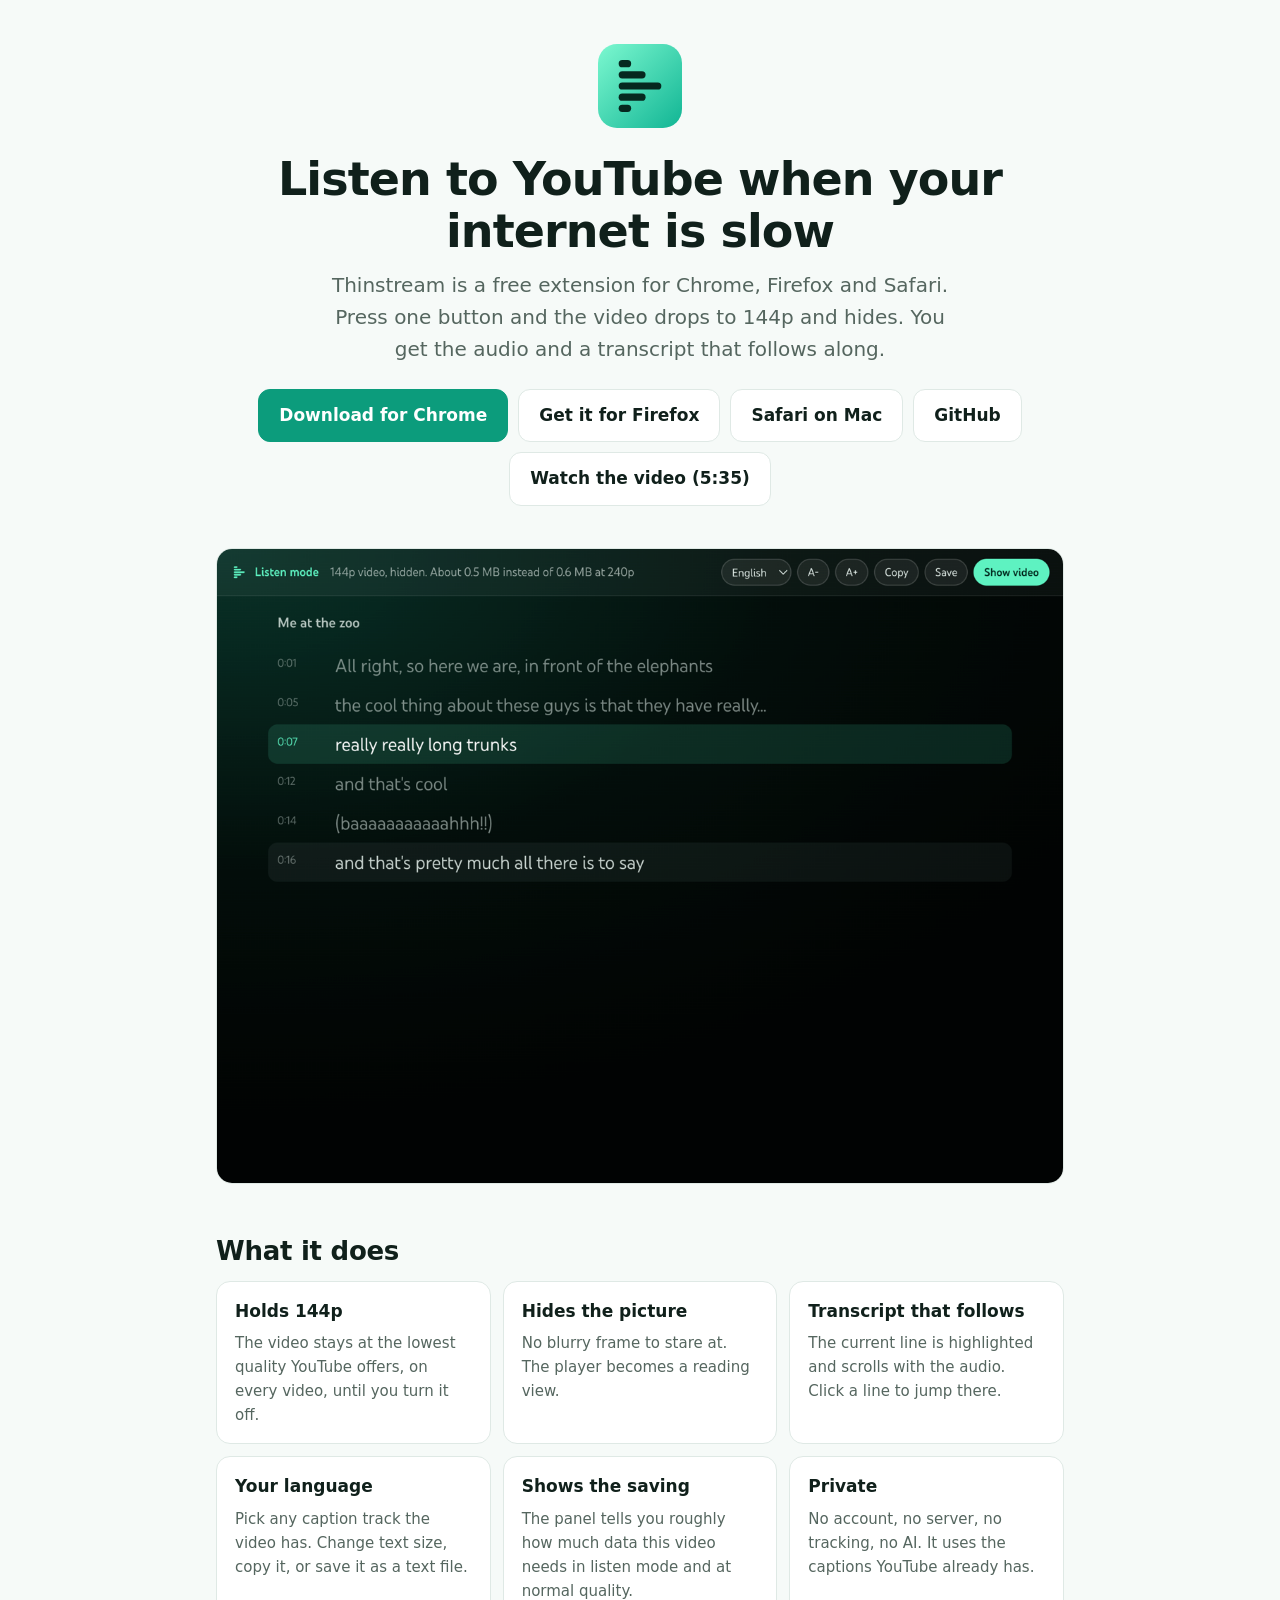
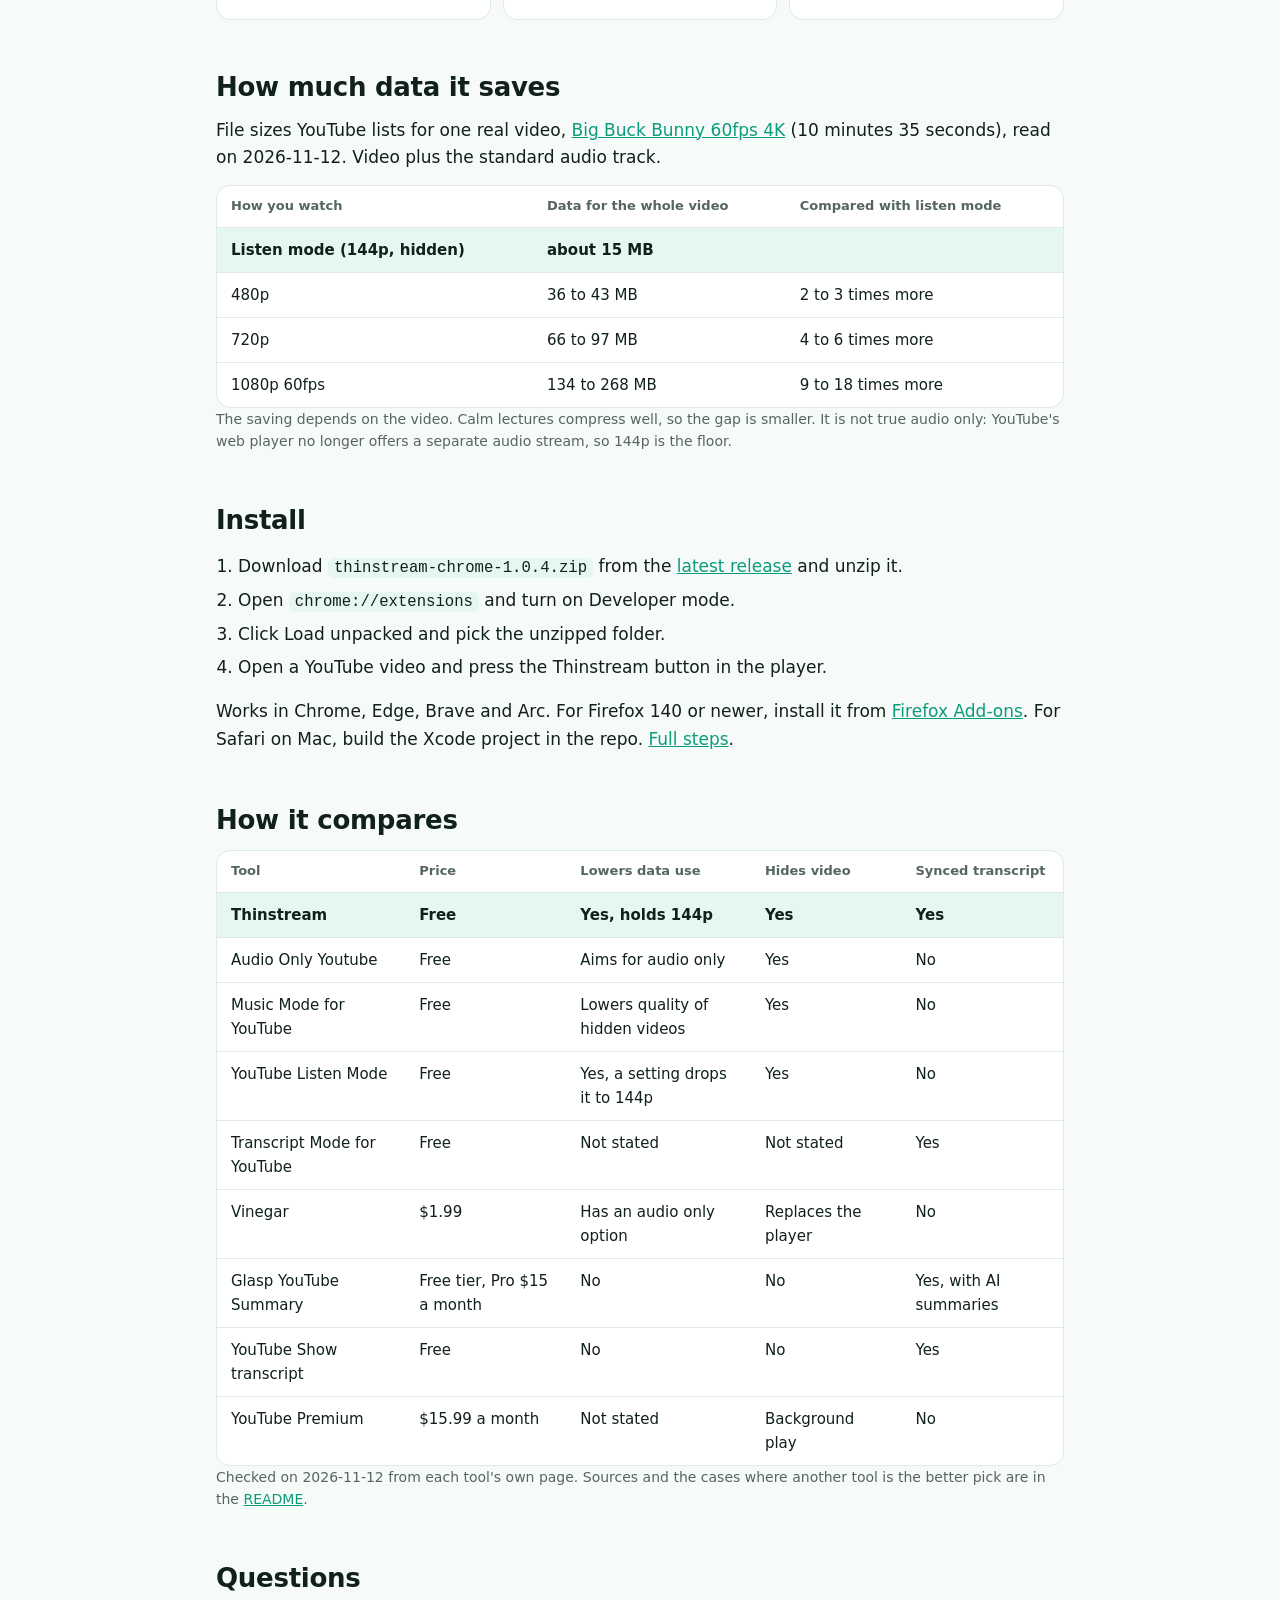
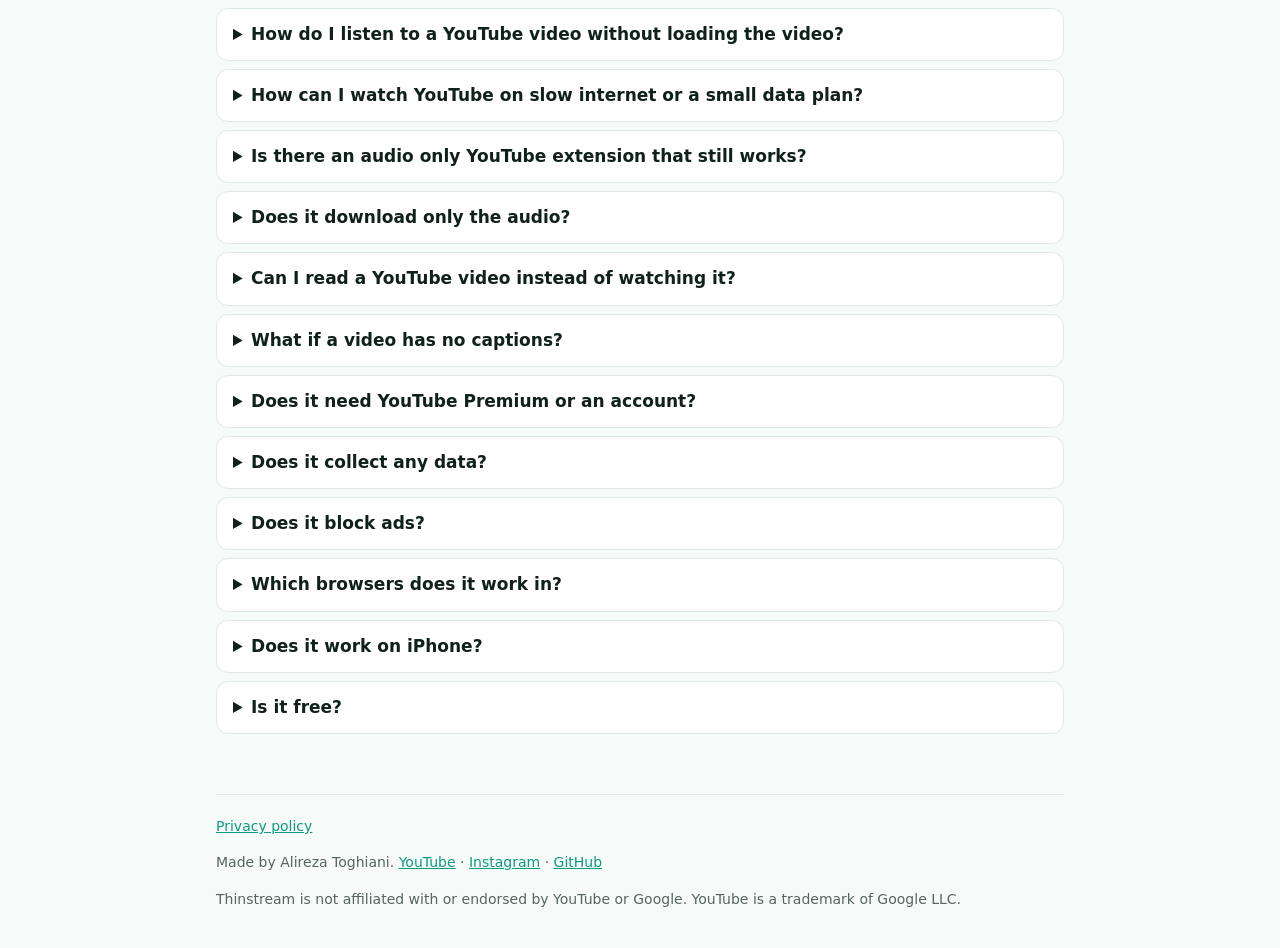
<file: docs/index.html>
<!doctype html>
<html lang="en">
<head>
<meta charset="utf-8">
<meta name="viewport" content="width=device-width, initial-scale=1">
<title>Thinstream: listen to YouTube with a transcript on slow internet</title>
<meta name="description" content="Free Chrome, Firefox and Safari extension for slow internet. One click holds a YouTube video at 144p, hides it, and shows a transcript that follows the audio. No account, no tracking.">
<meta name="keywords" content="YouTube audio only extension, YouTube transcript extension, YouTube data saver, listen to YouTube without video, YouTube slow internet, YouTube low bandwidth, Chrome extension, Firefox add-on, Safari extension, YouTube listen mode">
<meta name="author" content="Alireza Toghiani">
<link rel="canonical" href="https://alireza12t.github.io/thinstream/">
<link rel="icon" type="image/svg+xml" href="assets/logo.svg">
<meta name="theme-color" content="#0b1613">

<meta property="og:type" content="website">
<meta property="og:site_name" content="Thinstream">
<meta property="og:title" content="Thinstream: listen mode for YouTube">
<meta property="og:description" content="On slow internet, press one button. The video drops to 144p and hides, and you get the audio with a transcript that follows along. Free for Chrome, Firefox and Safari.">
<meta property="og:url" content="https://alireza12t.github.io/thinstream/">
<meta property="og:image" content="https://alireza12t.github.io/thinstream/assets/og.png">
<meta property="og:image:width" content="1280">
<meta property="og:image:height" content="640">
<meta property="og:image:alt" content="Thinstream listen mode on a YouTube video: the picture is hidden and a transcript that follows the audio fills the player">
<meta name="twitter:image:alt" content="Thinstream listen mode on a YouTube video: the picture is hidden and a transcript that follows the audio fills the player">
<meta name="twitter:card" content="summary_large_image">
<meta name="twitter:site" content="@DevMvRick">
<meta name="twitter:creator" content="@DevMvRick">
<meta name="twitter:title" content="Thinstream: listen mode for YouTube">
<meta name="twitter:description" content="Audio plus a synced transcript when your internet is slow. Free for Chrome, Firefox and Safari.">
<meta name="twitter:image" content="https://alireza12t.github.io/thinstream/assets/og.png">

<script type="application/ld+json">
{
  "@context": "https://schema.org",
  "@type": "SoftwareApplication",
  "name": "Thinstream",
  "alternateName": "Thinstream: Listen Mode for YouTube",
  "description": "A free browser extension for Chrome, Firefox and Safari that holds a YouTube video at 144p, hides the picture, and shows a transcript that follows the audio. Made for slow or metered internet.",
  "applicationCategory": "BrowserApplication",
  "operatingSystem": "Chrome, Edge, Brave, Firefox, Safari on macOS",
  "softwareVersion": "1.0.4",
  "datePublished": "2026-11-12",
  "url": "https://alireza12t.github.io/thinstream/",
  "downloadUrl": "https://github.com/alireza12t/thinstream/releases/latest",
  "codeRepository": "https://github.com/alireza12t/thinstream",
  "license": "https://polyformproject.org/licenses/noncommercial/1.0.0",
  "image": "https://alireza12t.github.io/thinstream/assets/og.png",
  "screenshot": "https://alireza12t.github.io/thinstream/assets/screenshot.png",
  "offers": { "@type": "Offer", "price": "0", "priceCurrency": "USD" },
  "author": { "@type": "Person", "name": "Alireza Toghiani", "url": "https://alireza12t.github.io/",
    "sameAs": ["https://github.com/alireza12t", "https://www.youtube.com/@DevMvRick", "https://www.instagram.com/devmvrick/", "https://x.com/DevMvRick"] },
  "sameAs": ["https://github.com/alireza12t/thinstream", "https://addons.mozilla.org/en-US/firefox/addon/thinstream-listen-mode-for-you/", "https://www.youtube.com/watch?v=9wmyV0hV_Lw"],
  "featureList": [
    "Holds YouTube video at the lowest quality, 144p",
    "Hides the video picture",
    "Transcript that follows the audio",
    "Click a transcript line to jump to that moment",
    "Caption language picker",
    "Copy the transcript or save it as a text file",
    "Per video data estimate",
    "No account, no server, no tracking"
  ]
}
</script>
<script type="application/ld+json">
{
  "@context": "https://schema.org",
  "@type": "VideoObject",
  "name": "Thinstream: free listen mode for YouTube on slow internet",
  "description": "A 5 minute 35 second walk through Thinstream: one click in the YouTube player holds the video at 144p, hides the picture, and shows a transcript that follows the audio.",
  "thumbnailUrl": "https://i.ytimg.com/vi/9wmyV0hV_Lw/hqdefault.jpg",
  "uploadDate": "2026-11-13T07:08:27-08:00",
  "duration": "PT5M35S",
  "embedUrl": "https://www.youtube.com/embed/9wmyV0hV_Lw",
  "url": "https://www.youtube.com/watch?v=9wmyV0hV_Lw"
}
</script>
<script type="application/ld+json">
{
  "@context": "https://schema.org",
  "@type": "FAQPage",
  "mainEntity": [
    { "@type": "Question", "name": "How do I listen to a YouTube video without loading the video?",
      "acceptedAnswer": { "@type": "Answer", "text": "Install Thinstream, open the video and press the Listen mode button in the player. The video drops to 144p and is hidden, and you get the audio with a transcript." } },
    { "@type": "Question", "name": "How can I watch YouTube on slow internet or a small data plan?",
      "acceptedAnswer": { "@type": "Answer", "text": "Use listen mode. It holds every video at 144p. On a 10 minute test video that was about 15 MB instead of 66 to 97 MB at 720p." } },
    { "@type": "Question", "name": "Is there an audio only YouTube extension that still works?",
      "acceptedAnswer": { "@type": "Answer", "text": "Thinstream works on YouTube as of 2026-11-12, in Chrome, Firefox and Safari. It isn't true audio only, but it holds the video at 144p and hides it, so you get the audio and a transcript on very little data." } },
    { "@type": "Question", "name": "Does it download only the audio?",
      "acceptedAnswer": { "@type": "Answer", "text": "No. YouTube's web player no longer offers a separate audio stream, so 144p is the floor. On the test video the hidden picture was about 5 MB of the 15 MB." } },
    { "@type": "Question", "name": "Can I read a YouTube video instead of watching it?",
      "acceptedAnswer": { "@type": "Answer", "text": "Yes. Thinstream fills the player with the transcript, highlights the current line, and lets you copy it or save it as a text file." } },
    { "@type": "Question", "name": "What if a video has no captions?",
      "acceptedAnswer": { "@type": "Answer", "text": "Listen mode still works and the audio keeps playing. The panel tells you there is no transcript." } },
    { "@type": "Question", "name": "Does it need YouTube Premium or an account?",
      "acceptedAnswer": { "@type": "Answer", "text": "No." } },
    { "@type": "Question", "name": "Does it collect any data?",
      "acceptedAnswer": { "@type": "Answer", "text": "No. It makes no network requests of its own. Settings stay in your browser." } },
    { "@type": "Question", "name": "Does it block ads?",
      "acceptedAnswer": { "@type": "Answer", "text": "No. Ads still play. In listen mode they are muted, and a countdown shows when your video continues." } },
    { "@type": "Question", "name": "Which browsers does it work in?",
      "acceptedAnswer": { "@type": "Answer", "text": "Chrome and other Chromium browsers such as Edge, Brave and Arc, Firefox 140 or newer (on Firefox Add-ons), and Safari on Mac through an Xcode project." } },
    { "@type": "Question", "name": "Does it work on iPhone?",
      "acceptedAnswer": { "@type": "Answer", "text": "An iPhone and iPad build is in the repo. It was tried on one iPhone through TestFlight on 2026-11-13 and worked. It is not on the App Store yet, and it only works on youtube.com in Safari, not in the YouTube app." } },
    { "@type": "Question", "name": "Is it free?",
      "acceptedAnswer": { "@type": "Answer", "text": "Yes, for any noncommercial use, under the PolyForm Noncommercial 1.0.0 license. It can't be sold or used to make money." } }
  ]
}
</script>

<style>
  :root {
    color-scheme: light dark;
    --bg: #f6faf8; --card: #ffffff; --fg: #10201b; --muted: #55665f; --line: #dfe9e5;
    --accent: #0c9c7c; --accent-fg: #ffffff; --soft: #e6f6f0;
  }
  @media (prefers-color-scheme: dark) {
    :root {
      --bg: #070b0a; --card: #0f1a17; --fg: #e9f5f0; --muted: #9bb0a8; --line: #1d2b27;
      --accent: #5ef2c0; --accent-fg: #06281f; --soft: #12261f;
    }
  }
  * { box-sizing: border-box; }
  html { -webkit-text-size-adjust: 100%; }
  body {
    margin: 0; background: var(--bg); color: var(--fg);
    font: 17px/1.6 system-ui, -apple-system, "Segoe UI", Roboto, sans-serif;
  }
  .wrap { max-width: 880px; margin: 0 auto; padding: 0 16px; }
  header { padding: 44px 0 8px; text-align: center; }
  header img.logo { width: 84px; height: 84px; }
  h1 { font-size: clamp(30px, 6vw, 46px); line-height: 1.12; margin: 18px 0 12px; letter-spacing: -0.02em; }
  .lead { font-size: clamp(17px, 2.6vw, 20px); color: var(--muted); max-width: 640px; margin: 0 auto 24px; }
  .cta { display: flex; gap: 10px; justify-content: center; flex-wrap: wrap; }
  .btn {
    display: inline-block; padding: 12px 20px; border-radius: 12px; font-weight: 600;
    text-decoration: none; border: 1px solid var(--line); color: var(--fg); background: var(--card);
  }
  .btn.primary { background: var(--accent); color: var(--accent-fg); border-color: var(--accent); }
  .stats { margin: 18px 0 0; color: var(--muted); font-size: 15px; }
  .stats b { color: var(--fg); }
  .shot { margin: 34px 0 8px; }
  .shot img { width: 100%; height: auto; display: block; border-radius: 16px; border: 1px solid var(--line); }
  h2 { font-size: 26px; line-height: 1.2; margin: 52px 0 14px; letter-spacing: -0.01em; }
  p { margin: 0 0 14px; }
  ul { padding-left: 22px; margin: 0 0 14px; }
  li { margin: 6px 0; }
  a { color: var(--accent); }
  .grid { display: grid; grid-template-columns: repeat(auto-fit, minmax(240px, 1fr)); gap: 12px; }
  .card { background: var(--card); border: 1px solid var(--line); border-radius: 14px; padding: 16px 18px; }
  .card h3 { margin: 0 0 6px; font-size: 17px; }
  .card p { margin: 0; color: var(--muted); font-size: 15px; }
  .scroll { overflow-x: auto; border: 1px solid var(--line); border-radius: 14px; background: var(--card); }
  table { border-collapse: collapse; width: 100%; font-size: 15px; min-width: 520px; }
  th, td { text-align: left; padding: 10px 14px; border-bottom: 1px solid var(--line); vertical-align: top; }
  tr:last-child td { border-bottom: 0; }
  th { font-size: 13px; color: var(--muted); font-weight: 600; }
  tr.me td { background: var(--soft); font-weight: 600; }
  .note { color: var(--muted); font-size: 14px; }
  details { background: var(--card); border: 1px solid var(--line); border-radius: 12px; padding: 12px 16px; margin: 8px 0; }
  summary { cursor: pointer; font-weight: 600; }
  details p { margin: 10px 0 2px; color: var(--muted); }
  ol { padding-left: 22px; }
  code { background: var(--soft); padding: 1px 6px; border-radius: 6px; font-size: 0.92em; }
  footer { margin: 60px 0 40px; padding-top: 20px; border-top: 1px solid var(--line); color: var(--muted); font-size: 14px; }
</style>
</head>
<body>
<div class="wrap">

<header>
  <img class="logo" src="assets/logo.svg" width="84" height="84" alt="Thinstream logo">
  <h1>Listen to YouTube when your internet is slow</h1>
  <p class="lead">Thinstream is a free extension for Chrome, Firefox and Safari. Press one button and the video drops to 144p and hides. You get the audio and a transcript that follows along.</p>
  <div class="cta">
    <a class="btn primary" href="https://github.com/alireza12t/thinstream/releases/latest">Download for Chrome</a>
    <a class="btn" href="https://addons.mozilla.org/en-US/firefox/addon/thinstream-listen-mode-for-you/">Get it for Firefox</a>
    <a class="btn" href="https://github.com/alireza12t/thinstream#safari-on-mac">Safari on Mac</a>
    <a class="btn" href="https://github.com/alireza12t/thinstream">GitHub</a>
    <a class="btn" href="https://www.youtube.com/watch?v=9wmyV0hV_Lw">Watch the video (5:35)</a>
  </div>
  <p class="stats" id="stats" hidden></p>
</header>

<div class="shot">
  <img src="assets/screenshot.png" width="1200" height="900" alt="Thinstream listen mode on YouTube. The picture is hidden and the transcript is shown with the current line highlighted.">
</div>

<h2>What it does</h2>
<div class="grid">
  <div class="card"><h3>Holds 144p</h3><p>The video stays at the lowest quality YouTube offers, on every video, until you turn it off.</p></div>
  <div class="card"><h3>Hides the picture</h3><p>No blurry frame to stare at. The player becomes a reading view.</p></div>
  <div class="card"><h3>Transcript that follows</h3><p>The current line is highlighted and scrolls with the audio. Click a line to jump there.</p></div>
  <div class="card"><h3>Your language</h3><p>Pick any caption track the video has. Change text size, copy it, or save it as a text file.</p></div>
  <div class="card"><h3>Shows the saving</h3><p>The panel tells you roughly how much data this video needs in listen mode and at normal quality.</p></div>
  <div class="card"><h3>Private</h3><p>No account, no server, no tracking, no AI. It uses the captions YouTube already has.</p></div>
</div>

<h2>How much data it saves</h2>
<p>File sizes YouTube lists for one real video, <a href="https://www.youtube.com/watch?v=aqz-KE-bpKQ">Big Buck Bunny 60fps 4K</a> (10 minutes 35 seconds), read on 2026-11-12. Video plus the standard audio track.</p>
<div class="scroll">
<table>
  <tr><th>How you watch</th><th>Data for the whole video</th><th>Compared with listen mode</th></tr>
  <tr class="me"><td>Listen mode (144p, hidden)</td><td>about 15 MB</td><td></td></tr>
  <tr><td>480p</td><td>36 to 43 MB</td><td>2 to 3 times more</td></tr>
  <tr><td>720p</td><td>66 to 97 MB</td><td>4 to 6 times more</td></tr>
  <tr><td>1080p 60fps</td><td>134 to 268 MB</td><td>9 to 18 times more</td></tr>
</table>
</div>
<p class="note">The saving depends on the video. Calm lectures compress well, so the gap is smaller. It is not true audio only: YouTube's web player no longer offers a separate audio stream, so 144p is the floor.</p>

<h2>Install</h2>
<ol>
  <li>Download <code>thinstream-chrome-1.0.4.zip</code> from the <a href="https://github.com/alireza12t/thinstream/releases/latest">latest release</a> and unzip it.</li>
  <li>Open <code>chrome://extensions</code> and turn on Developer mode.</li>
  <li>Click Load unpacked and pick the unzipped folder.</li>
  <li>Open a YouTube video and press the Thinstream button in the player.</li>
</ol>
<p>Works in Chrome, Edge, Brave and Arc. For Firefox 140 or newer, install it from <a href="https://addons.mozilla.org/en-US/firefox/addon/thinstream-listen-mode-for-you/">Firefox Add-ons</a>. For Safari on Mac, build the Xcode project in the repo. <a href="https://github.com/alireza12t/thinstream#install">Full steps</a>.</p>

<h2 id="compare">How it compares</h2>
<div class="scroll">
<table>
  <tr><th>Tool</th><th>Price</th><th>Lowers data use</th><th>Hides video</th><th>Synced transcript</th></tr>
  <tr class="me"><td>Thinstream</td><td>Free</td><td>Yes, holds 144p</td><td>Yes</td><td>Yes</td></tr>
  <tr><td>Audio Only Youtube</td><td>Free</td><td>Aims for audio only</td><td>Yes</td><td>No</td></tr>
  <tr><td>Music Mode for YouTube</td><td>Free</td><td>Lowers quality of hidden videos</td><td>Yes</td><td>No</td></tr>
  <tr><td>YouTube Listen Mode</td><td>Free</td><td>Yes, a setting drops it to 144p</td><td>Yes</td><td>No</td></tr>
  <tr><td>Transcript Mode for YouTube</td><td>Free</td><td>Not stated</td><td>Not stated</td><td>Yes</td></tr>
  <tr><td>Vinegar</td><td>$1.99</td><td>Has an audio only option</td><td>Replaces the player</td><td>No</td></tr>
  <tr><td>Glasp YouTube Summary</td><td>Free tier, Pro $15 a month</td><td>No</td><td>No</td><td>Yes, with AI summaries</td></tr>
  <tr><td>YouTube Show transcript</td><td>Free</td><td>No</td><td>No</td><td>Yes</td></tr>
  <tr><td>YouTube Premium</td><td>$15.99 a month</td><td>Not stated</td><td>Background play</td><td>No</td></tr>
</table>
</div>
<p class="note">Checked on 2026-11-12 from each tool's own page. Sources and the cases where another tool is the better pick are in the <a href="https://github.com/alireza12t/thinstream#how-it-compares">README</a>.</p>

<h2>Questions</h2>
<details><summary>How do I listen to a YouTube video without loading the video?</summary><p>Install Thinstream, open the video and press the Listen mode button in the player. The video drops to 144p and is hidden, and you get the audio with a transcript.</p></details>
<details><summary>How can I watch YouTube on slow internet or a small data plan?</summary><p>Use listen mode. It holds every video at 144p. On a 10 minute test video that was about 15 MB instead of 66 to 97 MB at 720p.</p></details>
<details><summary>Is there an audio only YouTube extension that still works?</summary><p>Thinstream works on YouTube as of 2026-11-12, in Chrome, Firefox and Safari. It isn't true audio only, but it holds the video at 144p and hides it, so you get the audio and a transcript on very little data. See <a href="#compare">How it compares</a>.</p></details>
<details><summary>Does it download only the audio?</summary><p>No. YouTube's web player no longer offers a separate audio stream, so 144p is the floor. On the test video the hidden picture was about 5 MB of the 15 MB.</p></details>
<details><summary>Can I read a YouTube video instead of watching it?</summary><p>Yes. Thinstream fills the player with the transcript, highlights the current line, and lets you copy it or save it as a text file.</p></details>
<details><summary>What if a video has no captions?</summary><p>Listen mode still works and the audio keeps playing. The panel tells you there is no transcript.</p></details>
<details><summary>Does it need YouTube Premium or an account?</summary><p>No.</p></details>
<details><summary>Does it collect any data?</summary><p>No. It makes no network requests of its own. Settings stay in your browser.</p></details>
<details><summary>Does it block ads?</summary><p>No. Ads still play. In listen mode they are muted, and a countdown shows when your video continues.</p></details>
<details><summary>Which browsers does it work in?</summary><p>Chrome and other Chromium browsers such as Edge, Brave and Arc, Firefox 140 or newer (on Firefox Add-ons), and Safari on Mac through an Xcode project.</p></details>
<details><summary>Does it work on iPhone?</summary><p>An iPhone and iPad build is in the repo. It was tried on one iPhone through TestFlight on 2026-11-13 and worked. It is not on the App Store yet, and it only works on youtube.com in Safari, not in the YouTube app.</p></details>
<details><summary>Is it free?</summary><p>Yes, for any noncommercial use, under the PolyForm Noncommercial 1.0.0 license. It can't be sold or used to make money.</p></details>

<footer>
  <p><a href="privacy.html">Privacy policy</a></p>
  <p>Made by Alireza Toghiani. <a href="https://www.youtube.com/@DevMvRick">YouTube</a> · <a href="https://instagram.com/devmvrick">Instagram</a> · <a href="https://github.com/alireza12t">GitHub</a></p>
  <p>Thinstream is not affiliated with or endorsed by YouTube or Google. YouTube is a trademark of Google LLC.</p>
</footer>

</div>
<script>
// Download count under the buttons. It asks GitHub's public API, the same company
// that serves this page, and sets no cookie. The line stays hidden until the
// number is worth showing. Add #stats to the address to see it at any number.
(function () {
  var MIN_DOWNLOADS = 100; // show the line from this many downloads
  var MIN_STARS = 20;      // add the stars from this many
  var line = document.getElementById('stats');
  var force = location.hash === '#stats';
  var api = 'https://api.github.com/repos/alireza12t/thinstream';
  var json = function (url) {
    return fetch(url).then(function (r) { if (!r.ok) throw new Error(r.status); return r.json(); });
  };
  var part = function (count, one, many) {
    var b = document.createElement('b');
    b.textContent = count.toLocaleString('en-US');
    line.append(b, ' ' + (count === 1 ? one : many));
  };
  json(api + '/releases?per_page=100').then(function (releases) {
    var downloads = 0;
    releases.forEach(function (rel) {
      rel.assets.forEach(function (a) { downloads += a.download_count; });
    });
    if (!force && downloads < MIN_DOWNLOADS) return;
    return json(api).catch(function () { return null; }).then(function (repo) {
      part(downloads, 'download from GitHub', 'downloads from GitHub');
      if (repo && (force || repo.stargazers_count >= MIN_STARS)) {
        line.append(' · ');
        part(repo.stargazers_count, 'star', 'stars');
      }
      line.hidden = false;
    });
  }).catch(function () {});
})();
</script>
</body>
</html>
</file>
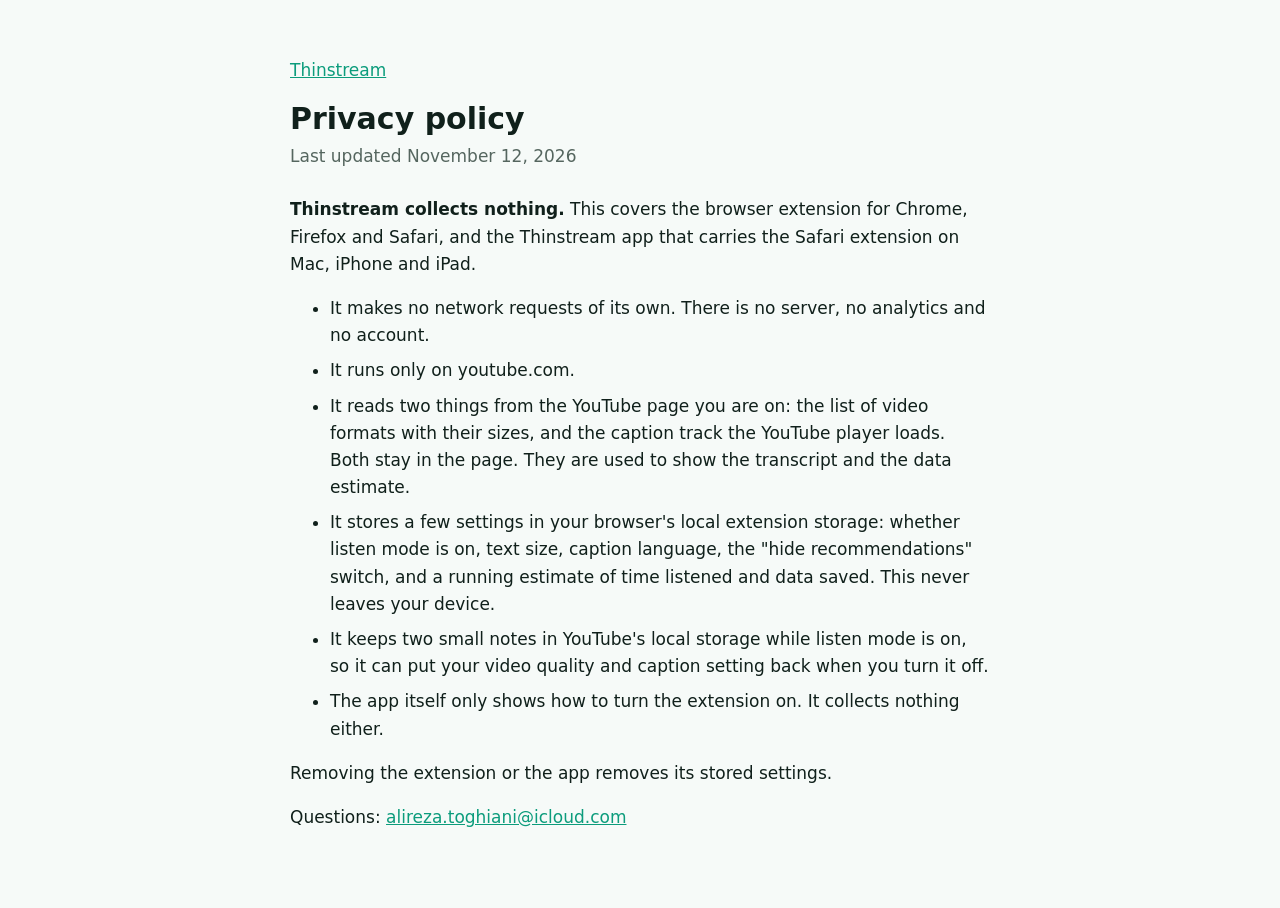
<file: docs/privacy.html>
<!doctype html>
<html lang="en">
<head>
<meta charset="utf-8">
<meta name="viewport" content="width=device-width, initial-scale=1">
<title>Thinstream privacy policy</title>
<meta name="description" content="Thinstream collects no data. It makes no network requests of its own and keeps its settings in your browser.">
<link rel="canonical" href="https://alireza12t.github.io/thinstream/privacy.html">
<link rel="icon" type="image/svg+xml" href="assets/logo.svg">
<style>
  :root { color-scheme: light dark; --bg: #f6faf8; --fg: #10201b; --muted: #55665f; --accent: #0c9c7c; }
  @media (prefers-color-scheme: dark) { :root { --bg: #070b0a; --fg: #e9f5f0; --muted: #9bb0a8; --accent: #5ef2c0; } }
  body { margin: 0; background: var(--bg); color: var(--fg); font: 17px/1.6 system-ui, -apple-system, "Segoe UI", Roboto, sans-serif; }
  main { max-width: 700px; margin: 0 auto; padding: 40px 16px 60px; }
  h1 { font-size: 30px; line-height: 1.2; margin: 0 0 6px; }
  .date { color: var(--muted); margin: 0 0 26px; }
  li { margin: 8px 0; }
  a { color: var(--accent); }
</style>
</head>
<body>
<main>
  <p><a href="./">Thinstream</a></p>
  <h1>Privacy policy</h1>
  <p class="date">Last updated November 12, 2026</p>
  <p><strong>Thinstream collects nothing.</strong> This covers the browser extension for Chrome, Firefox and Safari, and the Thinstream app that carries the Safari extension on Mac, iPhone and iPad.</p>
  <ul>
    <li>It makes no network requests of its own. There is no server, no analytics and no account.</li>
    <li>It runs only on youtube.com.</li>
    <li>It reads two things from the YouTube page you are on: the list of video formats with their sizes, and the caption track the YouTube player loads. Both stay in the page. They are used to show the transcript and the data estimate.</li>
    <li>It stores a few settings in your browser's local extension storage: whether listen mode is on, text size, caption language, the "hide recommendations" switch, and a running estimate of time listened and data saved. This never leaves your device.</li>
    <li>It keeps two small notes in YouTube's local storage while listen mode is on, so it can put your video quality and caption setting back when you turn it off.</li>
    <li>The app itself only shows how to turn the extension on. It collects nothing either.</li>
  </ul>
  <p>Removing the extension or the app removes its stored settings.</p>
  <p>Questions: <a href="mailto:alireza.toghiani@icloud.com">alireza.toghiani@icloud.com</a></p>
</main>
</body>
</html>
</file>
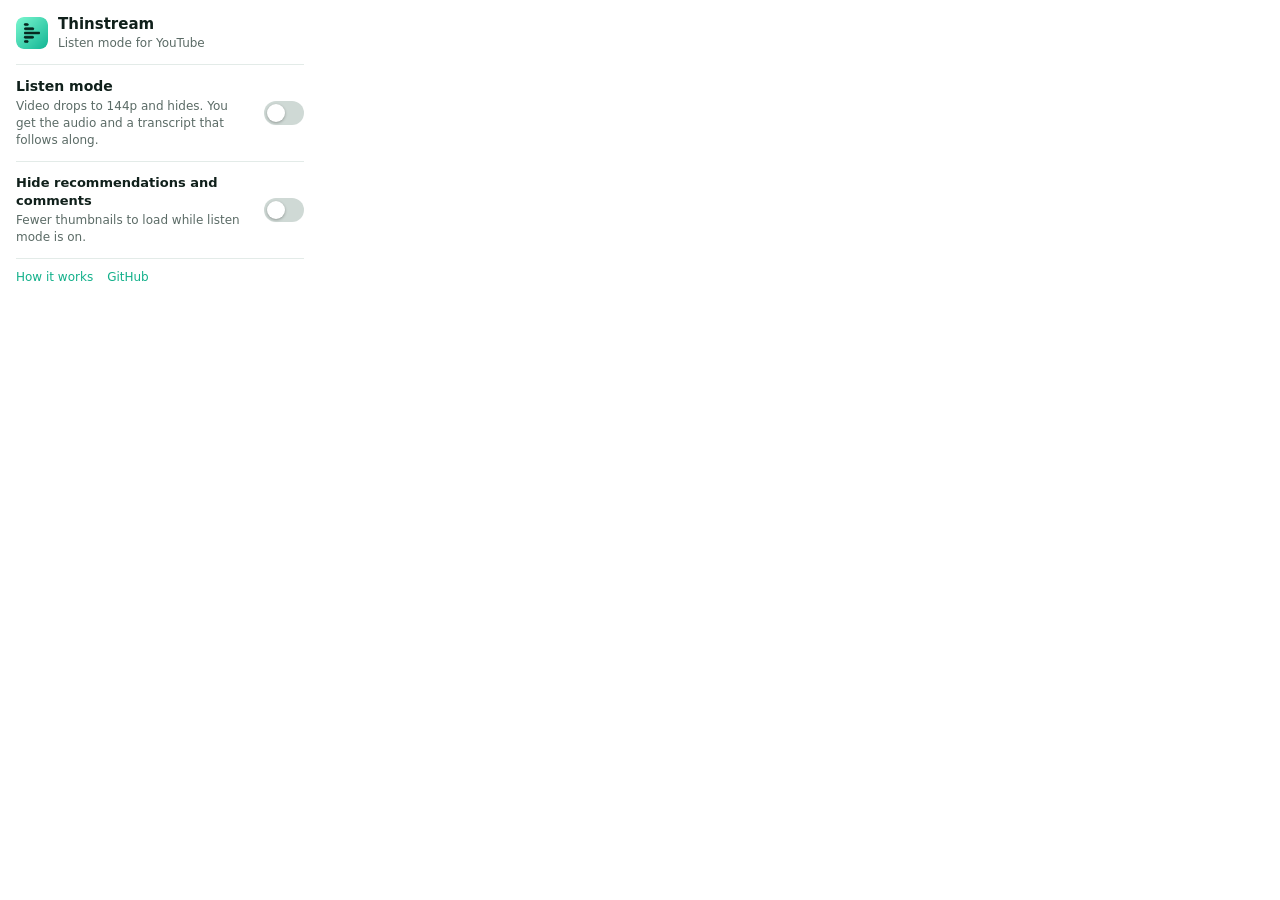
<file: extension/popup/popup.html>
<!doctype html>
<html lang="en">
<head>
  <meta charset="utf-8">
  <meta name="viewport" content="width=device-width, initial-scale=1">
  <title>Thinstream</title>
  <link rel="stylesheet" href="popup.css">
</head>
<body>
  <header>
    <img src="../icons/icon-48.png" width="32" height="32" alt="">
    <div>
      <h1>Thinstream</h1>
      <p>Listen mode for YouTube</p>
    </div>
  </header>

  <label class="row main">
    <span>
      <strong>Listen mode</strong>
      <small>Video drops to 144p and hides. You get the audio and a transcript that follows along.</small>
    </span>
    <input type="checkbox" id="on" class="switch">
  </label>

  <label class="row">
    <span>
      <strong>Hide recommendations and comments</strong>
      <small>Fewer thumbnails to load while listen mode is on.</small>
    </span>
    <input type="checkbox" id="hideExtras" class="switch">
  </label>

  <p class="stats" id="stats"></p>

  <footer>
    <a href="https://alireza12t.github.io/thinstream/" target="_blank" rel="noopener">How it works</a>
    <a href="https://github.com/alireza12t/thinstream" target="_blank" rel="noopener">GitHub</a>
    <span id="version"></span>
  </footer>

  <script src="popup.js"></script>
</body>
</html>
</file>
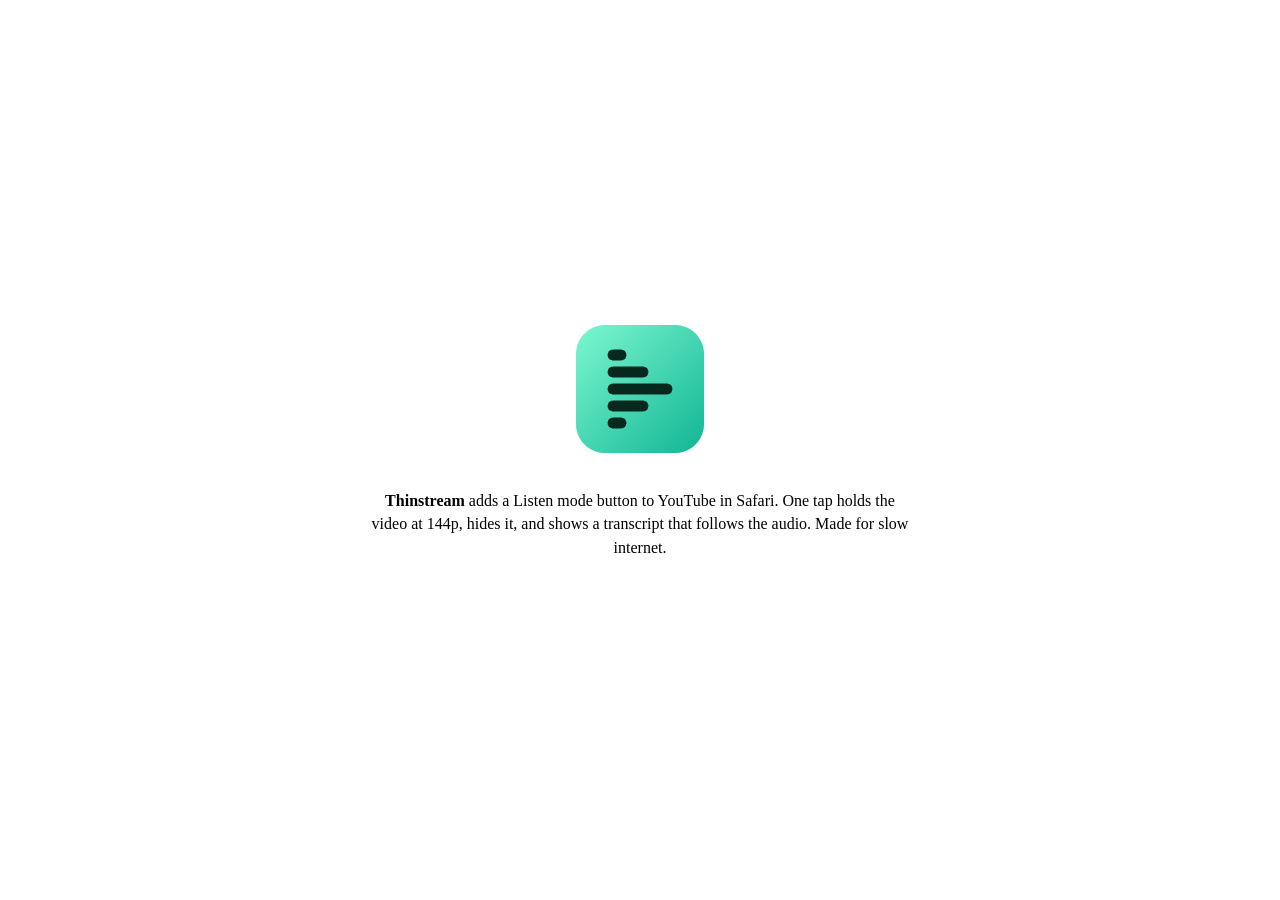
<file: safari/Thinstream/Shared (App)/Resources/Base.lproj/Main.html>
<!DOCTYPE html>
<html>
<head>
    <meta http-equiv="Content-Type" content="text/html; charset=utf-8">
    <meta http-equiv="Content-Security-Policy" content="default-src 'self'">

    <meta name="viewport" content="width=device-width, initial-scale=1, user-scalable=no">

    <link rel="stylesheet" href="../Style.css">
    <script src="../Script.js" defer></script>
</head>
<body>
    <img src="../Icon.png" width="128" height="128" alt="Thinstream Icon">
    <p class="about"><strong>Thinstream</strong> adds a Listen mode button to YouTube in Safari. One tap holds the video at 144p, hides it, and shows a transcript that follows the audio. Made for slow internet.</p>
    <p class="about platform-ios">To turn it on: open Settings, Apps, Safari, Extensions, Thinstream, and allow it. Then open a video on youtube.com in Safari and allow Thinstream on that site.</p>
    <p class="about platform-mac">After you turn it on, open a video on youtube.com and allow Thinstream on that site. The button sits in the player controls, next to captions.</p>
    <p class="platform-ios">You can turn on Thinstream’s Safari extension in Settings.</p>
    <p class="platform-mac state-unknown">You can turn on Thinstream’s extension in Safari Extensions preferences.</p>
    <p class="platform-mac state-on">Thinstream’s extension is currently on. You can turn it off in Safari Extensions preferences.</p>
    <p class="platform-mac state-off">Thinstream’s extension is currently off. You can turn it on in Safari Extensions preferences.</p>
    <button class="platform-mac open-preferences">Quit and Open Safari Extensions Preferences…</button>
</body>
</html>
</file>
<file: extension/popup/popup.css>
:root {
  color-scheme: light dark;
  --bg: #ffffff;
  --fg: #10201b;
  --muted: #5b6b66;
  --line: #e3ebe8;
  --accent: #12b08a;
  --track: #cfd9d5;
}
@media (prefers-color-scheme: dark) {
  :root {
    --bg: #0b1613;
    --fg: #e9f5f0;
    --muted: #94a8a1;
    --line: #1d2b27;
    --accent: #5ef2c0;
    --track: #33443f;
  }
}
* { box-sizing: border-box; }
body {
  margin: 0;
  width: 320px;
  padding: 14px 16px 12px;
  background: var(--bg);
  color: var(--fg);
  font: 13px/1.4 system-ui, -apple-system, "Segoe UI", Roboto, sans-serif;
}
header { display: flex; align-items: center; gap: 10px; margin-bottom: 12px; }
header img { border-radius: 8px; }
h1 { margin: 0; font-size: 15px; }
header p { margin: 0; color: var(--muted); font-size: 12px; }

.row {
  display: flex;
  align-items: center;
  justify-content: space-between;
  gap: 14px;
  padding: 12px 0;
  border-top: 1px solid var(--line);
  cursor: pointer;
}
.row strong { display: block; font-weight: 600; }
.row small { display: block; color: var(--muted); font-size: 12px; margin-top: 2px; }
.row.main strong { font-size: 14px; }

.switch {
  appearance: none;
  -webkit-appearance: none;
  flex: none;
  width: 40px;
  height: 24px;
  margin: 0;
  border-radius: 12px;
  background: var(--track);
  position: relative;
  cursor: pointer;
  transition: background 0.15s;
}
.switch::after {
  content: "";
  position: absolute;
  top: 3px;
  left: 3px;
  width: 18px;
  height: 18px;
  border-radius: 50%;
  background: #fff;
  transition: transform 0.15s;
  box-shadow: 0 1px 3px rgba(0, 0, 0, 0.3);
}
.switch:checked { background: var(--accent); }
.switch:checked::after { transform: translateX(16px); }
.switch:focus-visible { outline: 2px solid var(--accent); outline-offset: 2px; }

.stats {
  margin: 0;
  padding: 10px 0;
  border-top: 1px solid var(--line);
  color: var(--muted);
  font-size: 12px;
}
.stats:empty { display: none; }
footer {
  display: flex;
  gap: 14px;
  align-items: center;
  padding-top: 10px;
  border-top: 1px solid var(--line);
  font-size: 12px;
}
footer a { color: var(--accent); text-decoration: none; }
footer a:hover { text-decoration: underline; }
footer span { margin-left: auto; color: var(--muted); }
</file>
<file: safari/Thinstream/Shared (App)/Resources/Style.css>
* {
    -webkit-user-select: none;
    -webkit-user-drag: none;
    cursor: default;
}

:root {
    color-scheme: light dark;

    --spacing: 20px;
}

html {
    height: 100%;
}

body {
    display: flex;
    align-items: center;
    justify-content: center;
    flex-direction: column;

    gap: var(--spacing);
    margin: 0 calc(var(--spacing) * 2);
    height: 100%;

    font: -apple-system-short-body;
    text-align: center;
}

body:not(.platform-mac, .platform-ios) :is(.platform-mac, .platform-ios) {
    display: none;
}

body.platform-ios .platform-mac {
    display: none;
}

body.platform-mac .platform-ios {
    display: none;
}

body.platform-ios .platform-mac {
    display: none;
}

body:not(.state-on, .state-off) :is(.state-on, .state-off) {
    display: none;
}

body.state-on :is(.state-off, .state-unknown) {
    display: none;
}

body.state-off :is(.state-on, .state-unknown) {
    display: none;
}

button {
    font-size: 1em;
}

.about {
    max-width: 34em;
    line-height: 1.45;
    text-align: center;
}
</file>
